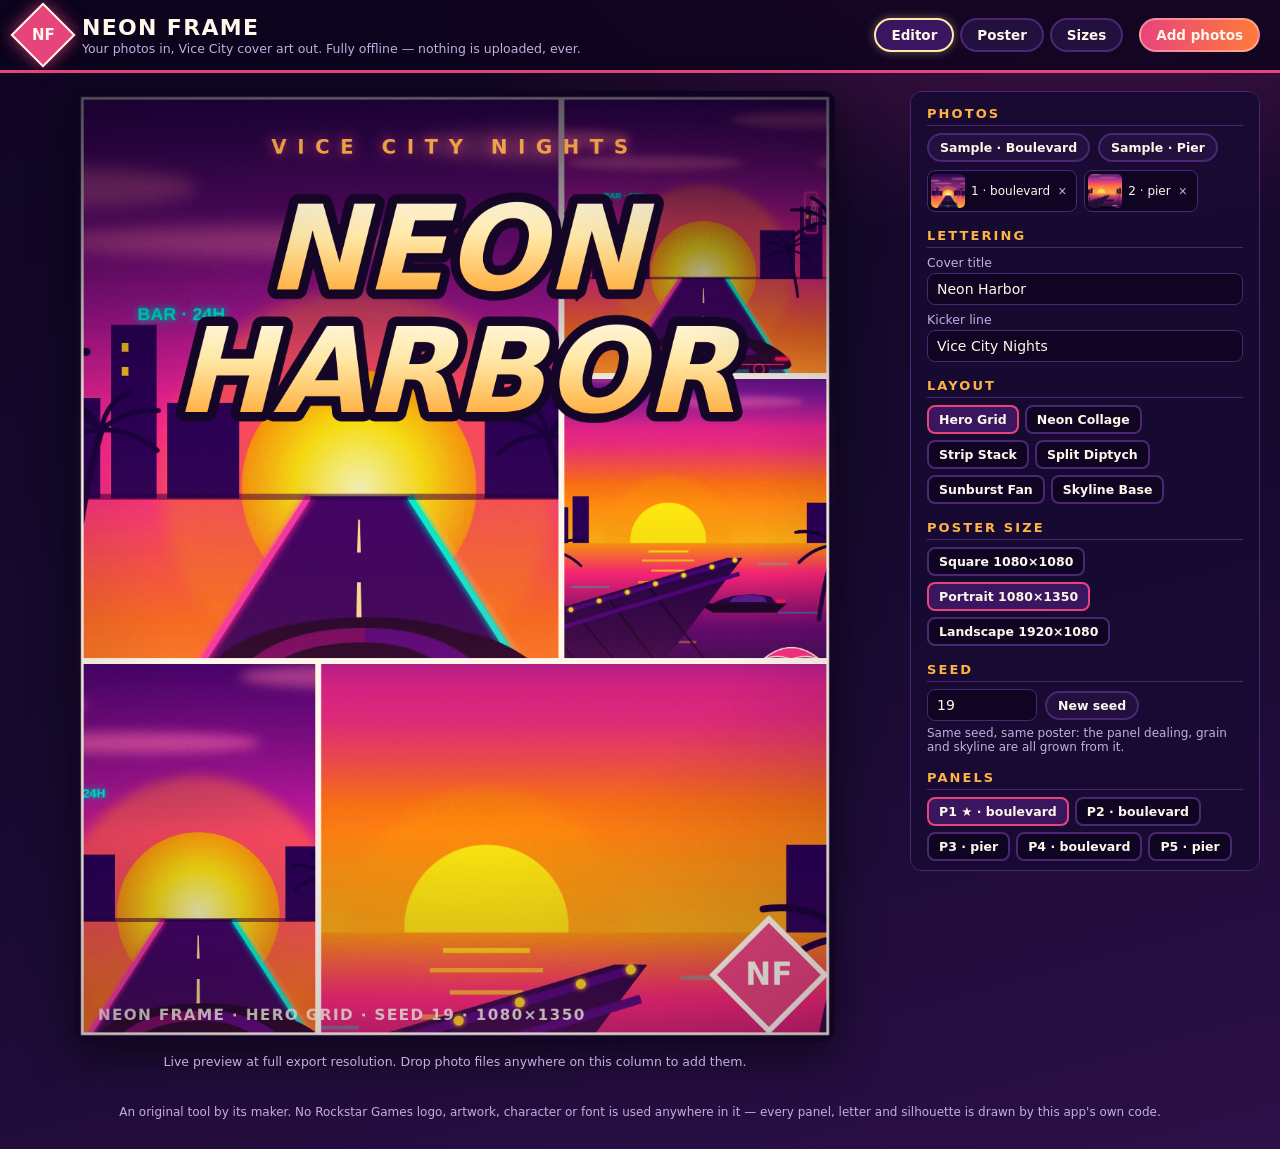
<file: app/index.html>
<!doctype html>
<html lang="en">
<head>
<meta charset="utf-8">
<meta name="viewport" content="width=device-width, initial-scale=1">
<title>Neon Frame — GTA-style cover art from any photo</title>
<link rel="stylesheet" href="style.css">
</head>
<body data-view="editor">
<header class="masthead">
  <div class="brandmark" aria-hidden="true"><span>NF</span></div>
  <div class="wordmark">
    <h1>Neon Frame</h1>
    <p>Your photos in, Vice City cover art out. Fully offline — nothing is uploaded, ever.</p>
  </div>
  <nav class="viewtabs" aria-label="Views">
    <button type="button" class="tab active" data-view-tab="editor">Editor</button>
    <button type="button" class="tab" data-view-tab="poster">Poster</button>
    <button type="button" class="tab" data-view-tab="sizes">Sizes</button>
  </nav>
  <label class="addbtn" for="fileInput">Add photos</label>
  <input id="fileInput" type="file" accept="image/*" multiple hidden>
</header>

<main>
  <!-- ============================ EDITOR ============================ -->
  <section id="view-editor" class="view">
    <div class="stagecol" id="dropZone">
      <div class="stageframe">
        <canvas id="stageCanvas" width="1080" height="1350"></canvas>
      </div>
      <p class="stageline">Live preview at full export resolution. Drop photo files anywhere on this column to add them.</p>
    </div>

    <aside class="controls">
      <h2>Photos</h2>
      <div class="row">
        <button type="button" class="mini" id="sampleBoulevard">Sample · Boulevard</button>
        <button type="button" class="mini" id="samplePier">Sample · Pier</button>
      </div>
      <div id="photoStrip" class="photostrip"></div>

      <h2>Lettering</h2>
      <label class="lab">Cover title
        <input id="titleInput" type="text" maxlength="30" value="Neon Harbor">
      </label>
      <label class="lab">Kicker line
        <input id="kickerInput" type="text" maxlength="36" value="Vice City Nights">
      </label>

      <h2>Layout</h2>
      <div id="layoutButtons" class="btnset"></div>

      <h2>Poster size</h2>
      <div id="sizeButtons" class="btnset"></div>

      <h2>Seed</h2>
      <div class="row">
        <input id="seedInput" type="text" maxlength="10" value="19" aria-label="Poster seed">
        <button type="button" class="mini" id="diceButton">New seed</button>
      </div>
      <p class="note">Same seed, same poster: the panel dealing, grain and skyline are all grown from it.</p>

      <h2>Panels</h2>
      <div id="panelList" class="btnset"></div>
      <label class="lab">Panel photo
        <select id="panelPhotoSelect"></select>
      </label>
      <label class="lab">Zoom <input id="zoomRange" type="range" min="1" max="2.8" step="0.01"></label>
      <label class="lab">Focus X <input id="focusXRange" type="range" min="0" max="1" step="0.01"></label>
      <label class="lab">Focus Y <input id="focusYRange" type="range" min="0" max="1" step="0.01"></label>

      <h2>Source outline</h2>
      <p class="note">Written from the same render plan the painter just used — they cannot disagree.</p>
      <pre id="outlinePre" class="outline"></pre>
    </aside>
  </section>

  <!-- ============================ POSTER ============================ -->
  <section id="view-poster" class="view" hidden>
    <div class="posterframe">
      <canvas id="posterCanvas" width="1080" height="1350"></canvas>
    </div>
    <div class="exportbar">
      <button type="button" class="exportbtn" data-export="square">Export PNG · 1080 × 1080</button>
      <button type="button" class="exportbtn" data-export="portrait">Export PNG · 1080 × 1350</button>
      <button type="button" class="exportbtn" data-export="landscape">Export PNG · 1920 × 1080</button>
    </div>
    <p id="exportLog" class="exportlog">Every export is rendered offscreen at full size and its pixels are counted before the download starts.</p>
  </section>

  <!-- ============================ SIZES ============================= -->
  <section id="view-sizes" class="view" hidden>
    <div class="sizesheet">
      <figure>
        <canvas id="sheetSquare" width="540" height="540"></canvas>
        <figcaption>Square · exports at 1080 × 1080</figcaption>
      </figure>
      <figure>
        <canvas id="sheetPortrait" width="540" height="675"></canvas>
        <figcaption>Portrait · exports at 1080 × 1350</figcaption>
      </figure>
      <figure>
        <canvas id="sheetLandscape" width="960" height="540"></canvas>
        <figcaption>Landscape · exports at 1920 × 1080</figcaption>
      </figure>
    </div>
    <p id="sizesNote" class="exportlog">One plan, three post sizes — the sheet above is drawn by the same painter as the exports.</p>
  </section>
</main>

<footer class="colophon">
  <p>An original tool by its maker. No Rockstar Games logo, artwork, character or font is used anywhere in it — every panel, letter and silhouette is drawn by this app's own code.</p>
</footer>

<script type="module" src="src/main.js"></script>
</body>
</html>
</file>
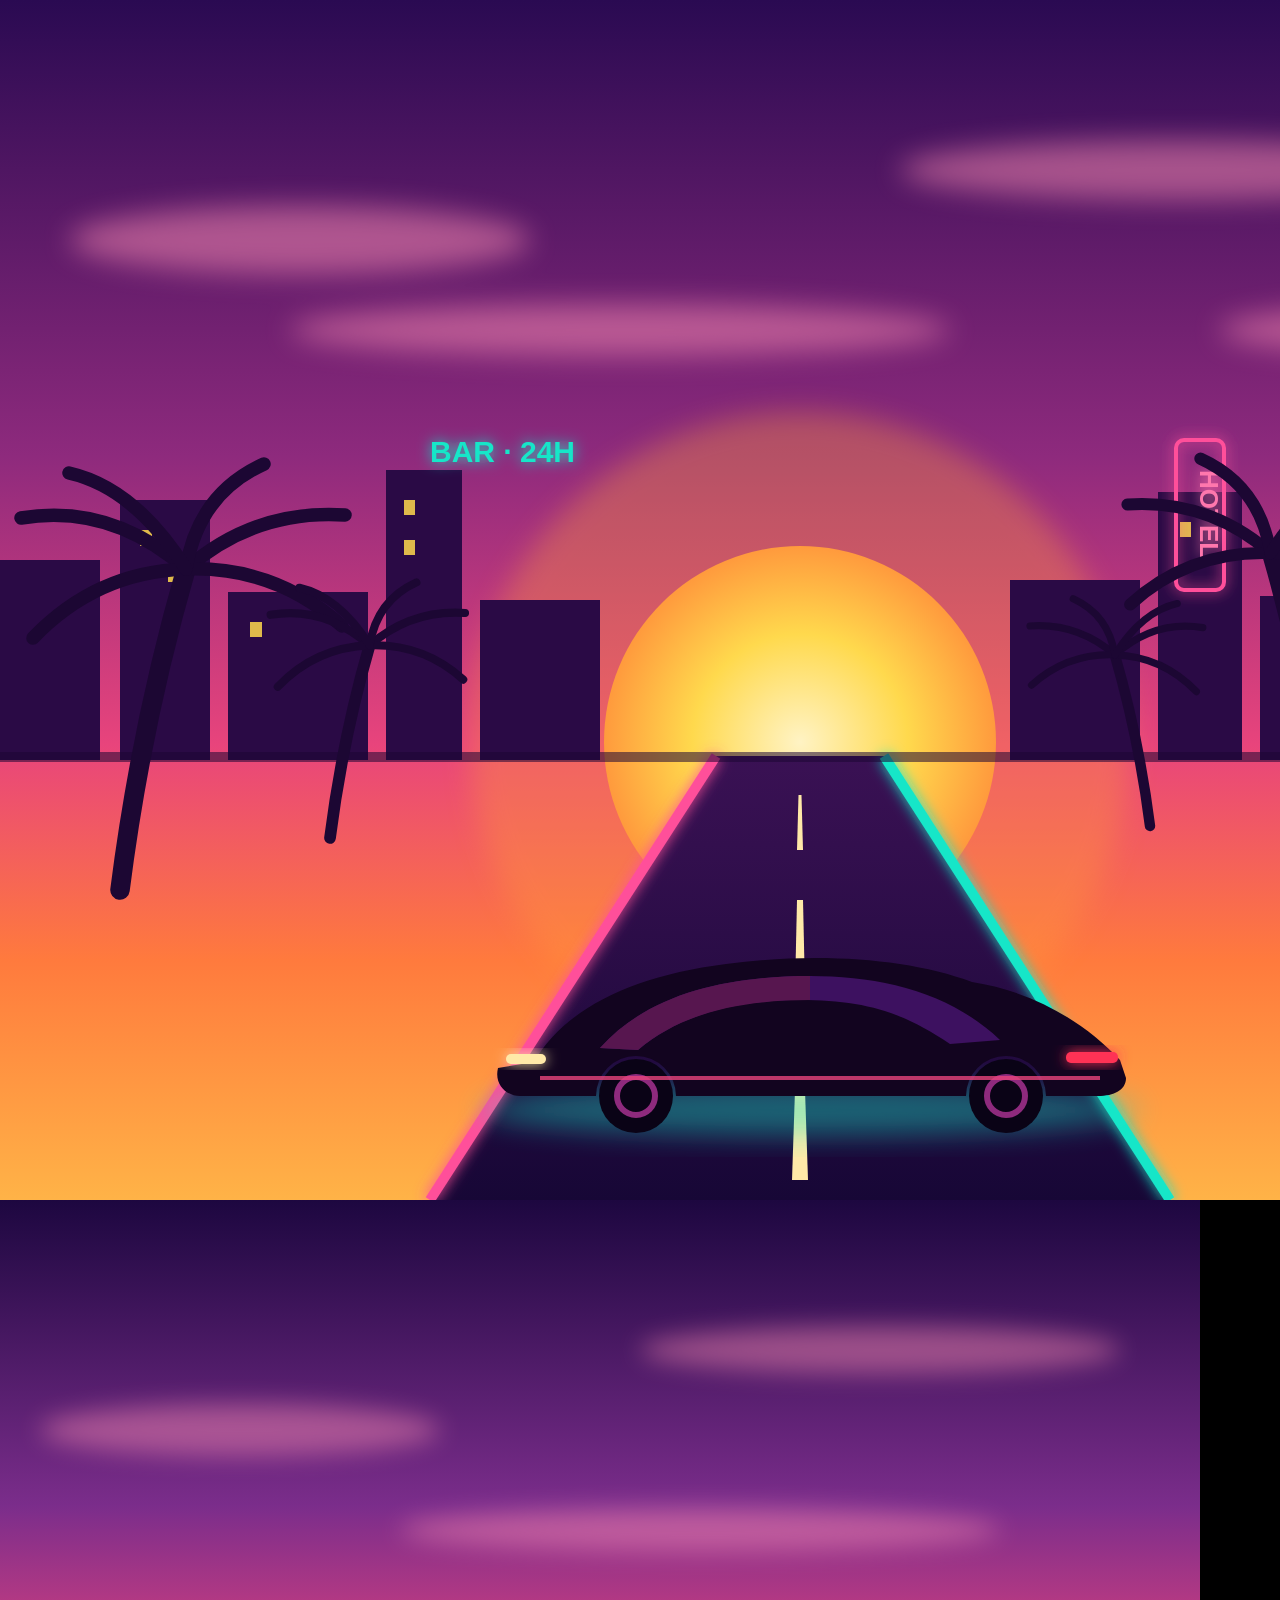
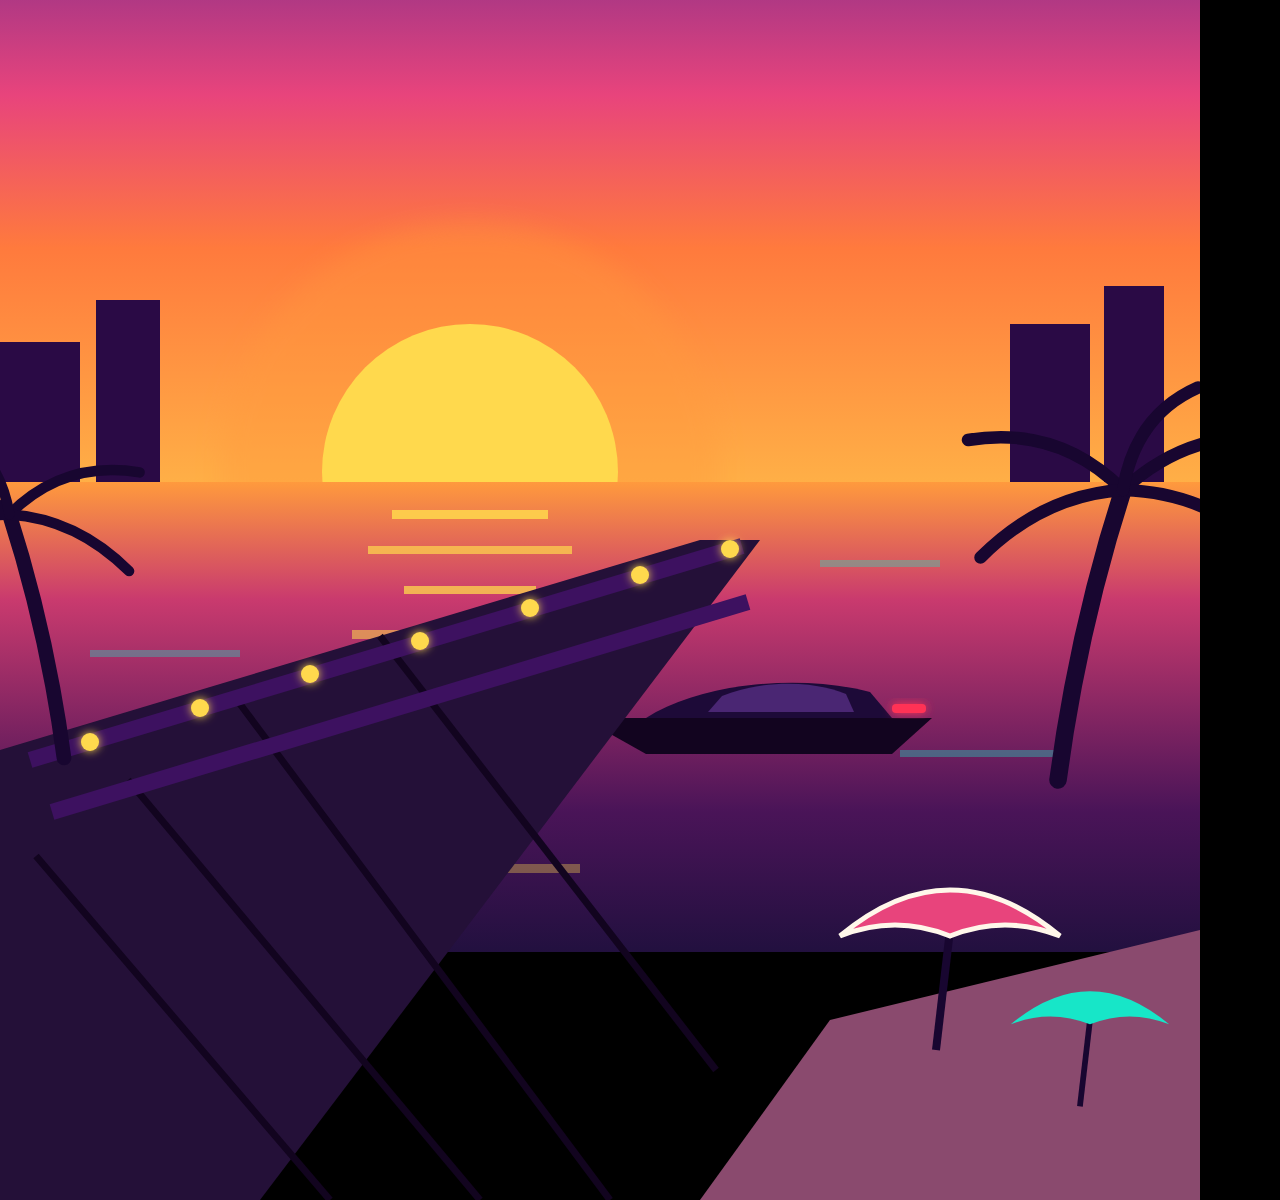
<file: tools/samples.html>
<!doctype html>
<html lang="en">
<head>
<meta charset="utf-8">
<title>Neon Frame sample scenes</title>
<style>
  body { margin: 0; background: #000; }
  .scene { overflow: hidden; }
  svg { display: block; }
</style>
</head>
<body>

<!-- ================================================================
     BOULEVARD — 1600 x 1200, landscape.
     A neon boulevard at sunset: skyline, palms, a low car on a road
     that runs to the horizon. Drawn as flat shapes on purpose; the
     poster's grade and grain do the rest.
     ================================================================ -->
<div class="scene" id="boulevard" style="width:1600px;height:1200px">
<svg width="1600" height="1200" viewBox="0 0 1600 1200" xmlns="http://www.w3.org/2000/svg">
  <defs>
    <linearGradient id="bSky" x1="0" y1="0" x2="0" y2="1">
      <stop offset="0" stop-color="#2a0a52"/>
      <stop offset="0.38" stop-color="#8e2a7d"/>
      <stop offset="0.62" stop-color="#e8447c"/>
      <stop offset="0.8" stop-color="#ff7a3d"/>
      <stop offset="1" stop-color="#ffb347"/>
    </linearGradient>
    <radialGradient id="bSun" cx="0.5" cy="0.5" r="0.5">
      <stop offset="0" stop-color="#fff3c4"/>
      <stop offset="0.55" stop-color="#ffd94d"/>
      <stop offset="1" stop-color="#ff9a3d"/>
    </radialGradient>
    <linearGradient id="bRoad" x1="0" y1="0" x2="0" y2="1">
      <stop offset="0" stop-color="#3a1154"/>
      <stop offset="1" stop-color="#170736"/>
    </linearGradient>
    <filter id="soft" x="-40%" y="-40%" width="180%" height="180%">
      <feGaussianBlur stdDeviation="14"/>
    </filter>
    <filter id="glow" x="-60%" y="-60%" width="220%" height="220%">
      <feGaussianBlur stdDeviation="7" result="b"/>
      <feMerge><feMergeNode in="b"/><feMergeNode in="SourceGraphic"/></feMerge>
    </filter>
    <g id="palm">
      <path d="M0,220 Q14,110 44,6" stroke="#1c0733" stroke-width="13" fill="none" stroke-linecap="round"/>
      <g stroke="#1c0733" stroke-width="9" fill="none" stroke-linecap="round">
        <path d="M44,6 Q90,-34 150,-30"/>
        <path d="M44,6 Q104,4 148,44"/>
        <path d="M44,6 Q-6,-38 -66,-28"/>
        <path d="M44,6 Q-16,8 -58,52"/>
        <path d="M44,6 Q52,-44 96,-64"/>
        <path d="M44,6 Q10,-48 -34,-58"/>
      </g>
    </g>
  </defs>

  <rect width="1600" height="1200" fill="url(#bSky)"/>
  <circle cx="800" cy="742" r="330" fill="#ff9a3d" opacity="0.35" filter="url(#soft)"/>
  <circle cx="800" cy="742" r="196" fill="url(#bSun)"/>
  <g fill="#ff8fb5" opacity="0.5" filter="url(#soft)">
    <ellipse cx="300" cy="240" rx="230" ry="34"/>
    <ellipse cx="1180" cy="170" rx="280" ry="30"/>
    <ellipse cx="620" cy="330" rx="330" ry="26"/>
    <ellipse cx="1420" cy="330" rx="200" ry="24"/>
  </g>

  <!-- skyline -->
  <g fill="#2a0a45">
    <rect x="-20" y="560" width="120" height="200"/>
    <rect x="120" y="500" width="90" height="260"/>
    <rect x="228" y="592" width="140" height="168"/>
    <rect x="386" y="470" width="76" height="290"/>
    <rect x="480" y="600" width="120" height="160"/>
    <rect x="1010" y="580" width="130" height="180"/>
    <rect x="1158" y="492" width="84" height="268"/>
    <rect x="1260" y="596" width="150" height="164"/>
    <rect x="1428" y="520" width="96" height="240"/>
    <rect x="1540" y="600" width="90" height="160"/>
  </g>
  <g fill="#ffd94d" opacity="0.85">
    <rect x="140" y="530" width="12" height="16"/><rect x="168" y="566" width="12" height="16"/>
    <rect x="404" y="500" width="11" height="15"/><rect x="404" y="540" width="11" height="15"/>
    <rect x="1180" y="522" width="11" height="15"/><rect x="1450" y="552" width="12" height="16"/>
    <rect x="1290" y="626" width="12" height="15"/><rect x="250" y="622" width="12" height="15"/>
  </g>
  <!-- neon signs -->
  <g font-family="Arial, sans-serif" font-weight="bold" filter="url(#glow)">
    <text x="152" y="486" font-size="34" fill="#17e6c8" transform="rotate(-90 152 486)"></text>
    <rect x="1176" y="440" width="48" height="150" rx="8" fill="none" stroke="#ff4f9a" stroke-width="4"/>
    <text x="1200" y="580" font-size="30" fill="#ff4f9a" text-anchor="middle" transform="rotate(-90 1200 515) translate(0 8)"></text>
    <text x="1216" y="470" font-size="27" fill="#ff4f9a" transform="rotate(90 1216 470)"></text>
  </g>
  <text x="1200" y="470" font-family="Verdana, sans-serif" font-size="26" font-weight="bold" fill="#ff77ad" transform="rotate(90 1200 470)" filter="url(#glow)">HOTEL</text>
  <text x="430" y="462" font-family="Verdana, sans-serif" font-size="30" font-weight="bold" fill="#17e6c8" filter="url(#glow)">BAR · 24H</text>

  <!-- road -->
  <polygon points="430,1200 1170,1200 884,756 716,756" fill="url(#bRoad)"/>
  <g stroke-width="10" filter="url(#glow)">
    <line x1="430" y1="1200" x2="716" y2="756" stroke="#ff4f9a"/>
    <line x1="1170" y1="1200" x2="884" y2="756" stroke="#17e6c8"/>
  </g>
  <g fill="#ffe9a8">
    <polygon points="792,1180 808,1180 804,1060 796,1060"/>
    <polygon points="795,990 805,990 803,900 797,900"/>
    <polygon points="797,850 803,850 801.5,795 798.5,795"/>
  </g>
  <rect x="0" y="752" width="1600" height="10" fill="#1c0733" opacity="0.55"/>

  <!-- palms -->
  <use href="#palm" transform="translate(120,560) scale(1.5)"/>
  <use href="#palm" transform="translate(1330,545) scale(-1.35,1.35)"/>
  <use href="#palm" transform="translate(330,640) scale(0.9)"/>
  <use href="#palm" transform="translate(1150,650) scale(-0.8,0.8)"/>

  <!-- the car -->
  <g transform="translate(480,872)">
    <ellipse cx="330" cy="238" rx="330" ry="26" fill="#17e6c8" opacity="0.4" filter="url(#soft)"/>
    <path d="M18,196 L54,190 C84,138 150,104 246,92 C336,80 428,86 492,110 C556,120 606,152 640,188 L646,206 C646,218 634,224 618,224 L566,224 A40,40 0 0,0 486,224 L196,224 A40,40 0 0,0 116,224 L40,224 C26,224 14,212 18,196 Z" fill="#12041f"/>
    <path d="M120,176 C170,120 250,104 330,104 C400,104 470,120 520,168 L470,172 C420,138 380,128 320,128 C258,128 200,142 158,178 Z" fill="#3d1160"/>
    <path d="M120,176 C170,120 250,104 330,104 L330,128 C258,128 200,142 158,178 Z" fill="#57164f"/>
    <circle cx="156" cy="224" r="37" fill="#0a0316"/>
    <circle cx="526" cy="224" r="37" fill="#0a0316"/>
    <circle cx="156" cy="224" r="19" fill="none" stroke="#8e2a7d" stroke-width="6"/>
    <circle cx="526" cy="224" r="19" fill="none" stroke="#8e2a7d" stroke-width="6"/>
    <rect x="586" y="180" width="52" height="11" rx="5" fill="#ff3355" filter="url(#glow)"/>
    <rect x="26" y="182" width="40" height="10" rx="5" fill="#ffe9a8" filter="url(#glow)"/>
    <path d="M60,206 L620,206" stroke="#e8447c" stroke-width="4" opacity="0.8"/>
  </g>
</svg>
</div>

<!-- ================================================================
     PIER — 1200 x 1600, portrait.
     A pier at dusk: sun over the water, a speedboat, string lights,
     beach umbrellas in the sand at the foot.
     ================================================================ -->
<div class="scene" id="pier" style="width:1200px;height:1600px">
<svg width="1200" height="1600" viewBox="0 0 1200 1600" xmlns="http://www.w3.org/2000/svg">
  <defs>
    <linearGradient id="pSky" x1="0" y1="0" x2="0" y2="1">
      <stop offset="0" stop-color="#1d0740"/>
      <stop offset="0.34" stop-color="#7b2d8b"/>
      <stop offset="0.55" stop-color="#e8447c"/>
      <stop offset="0.72" stop-color="#ff7a3d"/>
      <stop offset="1" stop-color="#ffb347"/>
    </linearGradient>
    <linearGradient id="pSea" x1="0" y1="0" x2="0" y2="1">
      <stop offset="0" stop-color="#ff9a3d"/>
      <stop offset="0.25" stop-color="#c93a6e"/>
      <stop offset="0.7" stop-color="#4a1458"/>
      <stop offset="1" stop-color="#22103f"/>
    </linearGradient>
    <filter id="psoft" x="-40%" y="-40%" width="180%" height="180%">
      <feGaussianBlur stdDeviation="12"/>
    </filter>
    <filter id="pglow" x="-60%" y="-60%" width="220%" height="220%">
      <feGaussianBlur stdDeviation="5" result="b"/>
      <feMerge><feMergeNode in="b"/><feMergeNode in="SourceGraphic"/></feMerge>
    </filter>
    <g id="ppalm">
      <path d="M0,240 Q16,120 52,8" stroke="#180630" stroke-width="14" fill="none" stroke-linecap="round"/>
      <g stroke="#180630" stroke-width="10" fill="none" stroke-linecap="round">
        <path d="M52,8 Q104,-40 172,-34"/>
        <path d="M52,8 Q122,10 168,58"/>
        <path d="M52,8 Q0,-44 -72,-32"/>
        <path d="M52,8 Q-12,12 -62,62"/>
        <path d="M52,8 Q62,-52 112,-74"/>
      </g>
    </g>
  </defs>

  <rect width="1200" height="900" fill="url(#pSky)"/>
  <circle cx="470" cy="872" r="250" fill="#ff9a3d" opacity="0.35" filter="url(#psoft)"/>
  <circle cx="470" cy="872" r="148" fill="#ffd94d"/>
  <g fill="#ff8fb5" opacity="0.45" filter="url(#psoft)">
    <ellipse cx="240" cy="230" rx="200" ry="26"/>
    <ellipse cx="880" cy="150" rx="240" ry="24"/>
    <ellipse cx="700" cy="330" rx="300" ry="22"/>
  </g>
  <g fill="#2a0a45">
    <rect x="-10" y="742" width="90" height="140"/>
    <rect x="96" y="700" width="64" height="182"/>
    <rect x="1010" y="724" width="80" height="158"/>
    <rect x="1104" y="686" width="60" height="196"/>
  </g>

  <!-- sea -->
  <rect y="882" width="1200" height="470" fill="url(#pSea)"/>
  <g fill="#ffd94d">
    <rect x="392" y="910" width="156" height="9" opacity="0.85"/>
    <rect x="368" y="946" width="204" height="8" opacity="0.7"/>
    <rect x="404" y="986" width="132" height="8" opacity="0.75"/>
    <rect x="352" y="1030" width="236" height="9" opacity="0.55"/>
    <rect x="420" y="1080" width="100" height="8" opacity="0.6"/>
    <rect x="380" y="1136" width="180" height="9" opacity="0.45"/>
    <rect x="430" y="1200" width="80" height="8" opacity="0.5"/>
    <rect x="360" y="1264" width="220" height="9" opacity="0.35"/>
  </g>
  <g fill="#17e6c8" opacity="0.35">
    <rect x="820" y="960" width="120" height="7"/>
    <rect x="90" y="1050" width="150" height="7"/>
    <rect x="900" y="1150" width="170" height="7"/>
    <rect x="140" y="1240" width="110" height="7"/>
  </g>

  <!-- speedboat -->
  <g transform="translate(742,1052)">
    <path d="M-160,66 L190,66 L150,102 L-96,102 Z" fill="#12041f"/>
    <path d="M-96,66 C-40,30 60,22 128,40 L150,66 Z" fill="#1d0a38"/>
    <path d="M-20,44 C20,28 70,28 104,42 L112,60 L-34,60 Z" fill="#4a2673"/>
    <path d="M-190,108 L-330,122 M-180,96 L-300,96" stroke="#fff7ea" stroke-width="6" opacity="0.55" stroke-linecap="round"/>
    <rect x="150" y="52" width="34" height="9" rx="4" fill="#ff3355" filter="url(#pglow)"/>
  </g>

  <!-- pier -->
  <polygon points="0,1600 0,1150 700,940 760,940 260,1600" fill="#241038"/>
  <g stroke="#12041f" stroke-width="7">
    <line x1="36" y1="1256" x2="330" y2="1600"/>
    <line x1="128" y1="1180" x2="480" y2="1600"/>
    <line x1="240" y1="1104" x2="610" y2="1600"/>
    <line x1="380" y1="1036" x2="716" y2="1470"/>
  </g>
  <g stroke="#3d1160" stroke-width="16">
    <line x1="30" y1="1160" x2="742" y2="946"/>
    <line x1="52" y1="1212" x2="748" y2="1002"/>
  </g>
  <g fill="#ffd94d" filter="url(#pglow)">
    <circle cx="90" cy="1142" r="9"/><circle cx="200" cy="1108" r="9"/>
    <circle cx="310" cy="1074" r="9"/><circle cx="420" cy="1041" r="9"/>
    <circle cx="530" cy="1008" r="9"/><circle cx="640" cy="975" r="9"/>
    <circle cx="730" cy="949" r="9"/>
  </g>

  <!-- sand + umbrellas -->
  <polygon points="700,1600 1200,1600 1200,1330 830,1420" fill="#8a4a6e"/>
  <g transform="translate(950,1330)">
    <line x1="0" y1="0" x2="-14" y2="120" stroke="#180630" stroke-width="8"/>
    <path d="M-110,6 Q0,-86 110,6 Q55,-16 0,6 Q-55,-16 -110,6 Z" fill="#e8447c"/>
    <path d="M-110,6 Q0,-86 110,6 Q55,-16 0,6 Q-55,-16 -110,6 Z" fill="none" stroke="#fff7ea" stroke-width="5"/>
  </g>
  <g transform="translate(1090,1420) scale(0.72)">
    <line x1="0" y1="0" x2="-14" y2="120" stroke="#180630" stroke-width="8"/>
    <path d="M-110,6 Q0,-86 110,6 Q55,-16 0,6 Q-55,-16 -110,6 Z" fill="#17e6c8"/>
  </g>

  <use href="#ppalm" transform="translate(1058,880) scale(1.25)"/>
  <use href="#ppalm" transform="translate(64,906) scale(-1.05,1.05)"/>
</svg>
</div>

</body>
</html>
</file>
<file: app/style.css>
/* Neon Frame — editor chrome.
   A dark cutting-room with neon trim; the poster is the loud thing on the
   page, the controls stay quiet around it. */

:root {
  --room: #170a30;
  --room-deep: #0f0522;
  --card: #22103f;
  --edge: #4a2673;
  --paper: #fff7ea;
  --dim: #c4aede;
  --pink: #e8447c;
  --amber: #ffb347;
  --teal: #17e6c8;
  --gold: #ffe9a8;
}

* { box-sizing: border-box; }

body {
  margin: 0;
  min-height: 100vh;
  background: radial-gradient(1200px 600px at 85% -10%, #57164f 0%, transparent 60%),
              linear-gradient(165deg, var(--room-deep) 0%, var(--room) 55%, #2c0f47 100%);
  color: var(--paper);
  font-family: "Segoe UI", system-ui, -apple-system, sans-serif;
}

/* ---------------------------------------------------------- masthead */
.masthead {
  display: flex; align-items: center; gap: 16px; flex-wrap: wrap;
  padding: 12px 20px;
  background: rgba(12, 3, 28, 0.8);
  border-bottom: 3px solid var(--pink);
}
.brandmark {
  width: 46px; height: 46px; flex: none;
  background: var(--pink);
  border: 2px solid var(--paper);
  transform: rotate(45deg);
  display: grid; place-items: center;
  box-shadow: 0 0 16px rgba(232, 68, 124, 0.75);
}
.brandmark span { transform: rotate(-45deg); font-weight: 900; font-size: 15px; }
.wordmark h1 { margin: 0; font-size: 22px; letter-spacing: 0.06em; text-transform: uppercase; }
.wordmark p { margin: 1px 0 0; font-size: 12.5px; color: var(--dim); }
.viewtabs { display: flex; gap: 6px; margin-left: auto; }
.tab, .addbtn, .mini, .exportbtn {
  cursor: pointer; font: inherit; font-weight: 700; font-size: 13.5px;
  color: var(--paper); background: var(--card);
  border: 2px solid var(--edge); border-radius: 999px; padding: 7px 15px;
}
.tab.active { border-color: var(--gold); background: #3a1560; box-shadow: 0 0 10px rgba(255, 233, 168, 0.35); }
.addbtn { background: linear-gradient(90deg, var(--pink), #ff7a3d); border-color: rgba(255, 255, 255, 0.35); }
.mini { padding: 5px 11px; font-size: 12.5px; }
button:hover, .addbtn:hover { border-color: var(--teal); }

/* ------------------------------------------------------------- views */
.view { padding: 18px 20px 6px; }
#view-editor { display: grid; grid-template-columns: minmax(0, 1fr) 350px; gap: 20px; align-items: start; }
.stageframe {
  background: #0a0316; border-radius: 12px; overflow: hidden;
  box-shadow: 0 16px 44px rgba(0, 0, 0, 0.55);
  width: min(100%, 760px); margin: 0 auto;
}
.stageframe canvas { display: block; width: 100%; height: auto; }
.stagecol.dragging .stageframe { outline: 4px dashed var(--teal); outline-offset: 3px; }
.stageline { text-align: center; color: var(--dim); font-size: 12.5px; }

.controls {
  background: rgba(24, 10, 50, 0.9);
  border: 1px solid var(--edge); border-radius: 12px;
  padding: 14px 16px 18px;
  max-height: calc(100vh - 120px); overflow-y: auto;
}
.controls h2 {
  margin: 16px 0 7px; padding-bottom: 4px;
  font-size: 13px; letter-spacing: 0.16em; text-transform: uppercase; color: var(--amber);
  border-bottom: 1px solid var(--edge);
}
.controls h2:first-child { margin-top: 0; }
.lab { display: block; margin: 7px 0; font-size: 12.5px; color: var(--dim); }
.lab input[type="text"], .lab select, #seedInput {
  width: 100%; margin-top: 3px; padding: 7px 9px;
  background: var(--room-deep); color: var(--paper);
  border: 1px solid var(--edge); border-radius: 8px; font: inherit; font-size: 14px;
}
.lab input[type="range"] { width: 100%; accent-color: var(--pink); }
.row { display: flex; gap: 8px; align-items: center; }
.row #seedInput { width: 110px; margin-top: 0; }
.note { font-size: 12px; color: var(--dim); margin: 5px 0; }
.btnset { display: flex; flex-wrap: wrap; gap: 6px; }
.pick {
  cursor: pointer; font: inherit; font-size: 12.5px; font-weight: 600;
  color: var(--paper); background: var(--room-deep);
  border: 2px solid var(--edge); border-radius: 8px; padding: 5px 10px;
}
.pick.active { border-color: var(--pink); background: #3a1560; }
.photostrip { display: flex; flex-wrap: wrap; gap: 7px; margin-top: 8px; }
.photochip {
  display: flex; align-items: center; gap: 6px;
  background: var(--room-deep); border: 1px solid var(--edge); border-radius: 8px; padding: 3px 8px 3px 3px;
  font-size: 12px;
}
.photochip img { width: 34px; height: 34px; object-fit: cover; border-radius: 5px; display: block; }
.photochip button {
  cursor: pointer; border: none; background: none; color: var(--dim);
  font-size: 14px; line-height: 1; padding: 2px;
}
.outline {
  background: #0a0316; border: 1px solid var(--edge); border-radius: 8px;
  padding: 9px 11px; font-size: 11px; line-height: 1.55; color: #9df0dd;
  white-space: pre-wrap; word-break: break-word; max-height: 290px; overflow-y: auto;
}

/* ----------------------------------------------------- poster & sizes */
.posterframe {
  width: min(100%, 620px); margin: 0 auto;
  border-radius: 12px; overflow: hidden; background: #0a0316;
  box-shadow: 0 16px 44px rgba(0, 0, 0, 0.55);
}
.posterframe canvas { display: block; width: 100%; height: auto; }
.exportbar { display: flex; gap: 10px; justify-content: center; flex-wrap: wrap; margin-top: 14px; }
.exportbtn { background: linear-gradient(90deg, var(--pink), #ff7a3d); border-color: rgba(255, 255, 255, 0.35); padding: 10px 18px; }
.exportlog { text-align: center; color: var(--dim); font-size: 12.5px; max-width: 760px; margin: 10px auto; }
.sizesheet { display: flex; gap: 18px; align-items: end; justify-content: center; flex-wrap: wrap; }
.sizesheet figure { margin: 0; text-align: center; }
.sizesheet canvas {
  max-width: 100%; height: auto; display: block;
  border-radius: 8px; box-shadow: 0 10px 30px rgba(0, 0, 0, 0.5); background: #0a0316;
}
.sizesheet figcaption { color: var(--dim); font-size: 12.5px; margin-top: 7px; }

.colophon { padding: 6px 20px 18px; text-align: center; color: var(--dim); font-size: 12px; }

/* ------------------------------------------- screenshot scene modes */
/* Cover: nothing but the poster, edge to edge. */
body.shot-cover .masthead, body.shot-cover .controls, body.shot-cover .stageline,
body.shot-cover .colophon, body.shot-cover #view-poster, body.shot-cover #view-sizes { display: none; }
body.shot-cover #view-editor { display: block; padding: 0; }
body.shot-cover .stageframe { width: 100vw; border-radius: 0; box-shadow: none; }
body.shot-cover .stageframe canvas { width: 100vw; height: 100vh; }

/* Poster: the poster view alone, large. */
body.shot-poster .masthead, body.shot-poster .colophon,
body.shot-poster #view-editor, body.shot-poster #view-sizes,
body.shot-poster .exportbar, body.shot-poster .exportlog { display: none; }
body.shot-poster #view-poster { display: block !important; padding: 0; }
body.shot-poster .posterframe { width: auto; height: 100vh; border-radius: 0; box-shadow: none; text-align: center; }
body.shot-poster .posterframe canvas { height: 100vh; width: auto; max-width: 100vw; margin: 0 auto; }

/* Exports: the sizes sheet alone, one row, everything in frame. */
body.shot-exports .masthead, body.shot-exports .colophon,
body.shot-exports #view-editor, body.shot-exports #view-poster { display: none; }
body.shot-exports #view-sizes { display: block !important; padding: 0 22px; }
body.shot-exports .sizesheet {
  flex-wrap: nowrap; align-items: center; height: 100vh; gap: 22px;
}
body.shot-exports .sizesheet figure { flex: 1 1 0; min-width: 0; }
body.shot-exports .sizesheet canvas { width: 100%; }
body.shot-exports .exportlog { display: none; }

@media (max-width: 920px) {
  #view-editor { grid-template-columns: 1fr; }
  .controls { max-height: none; }
}
</file>
